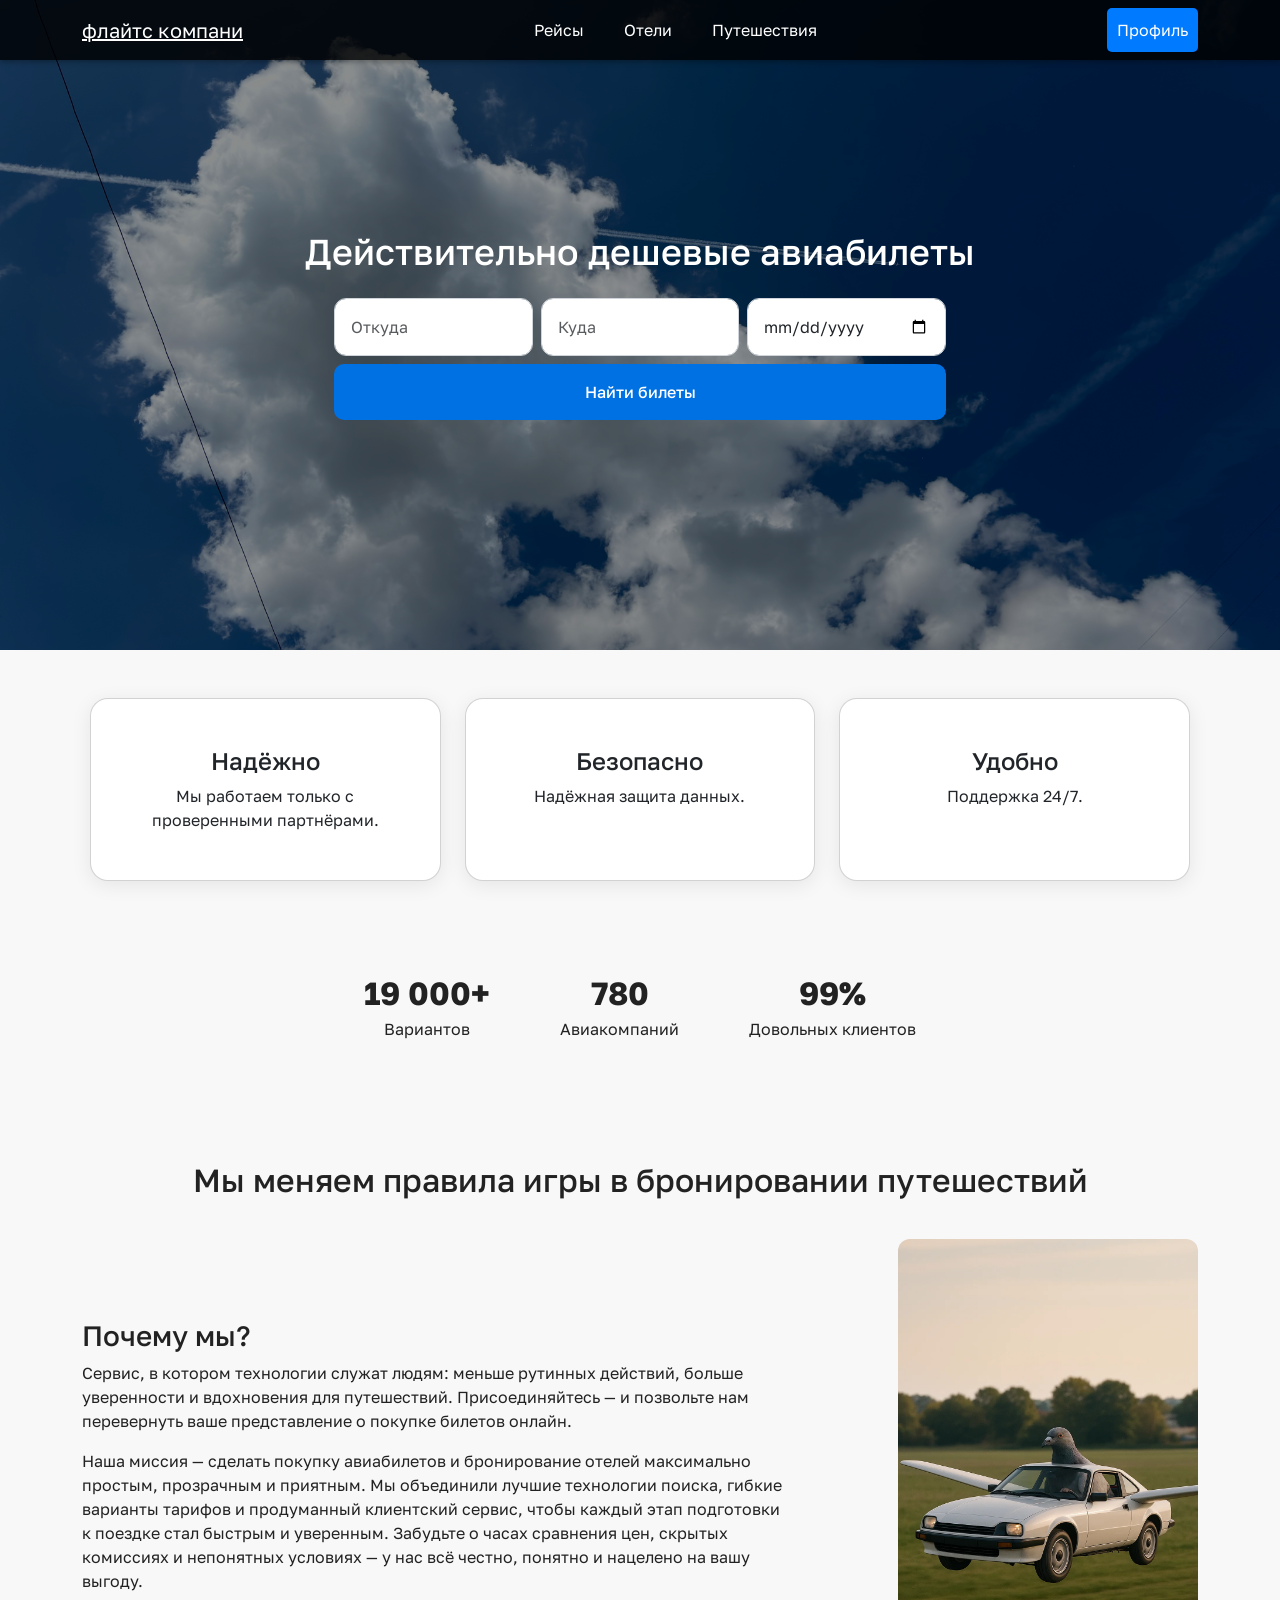
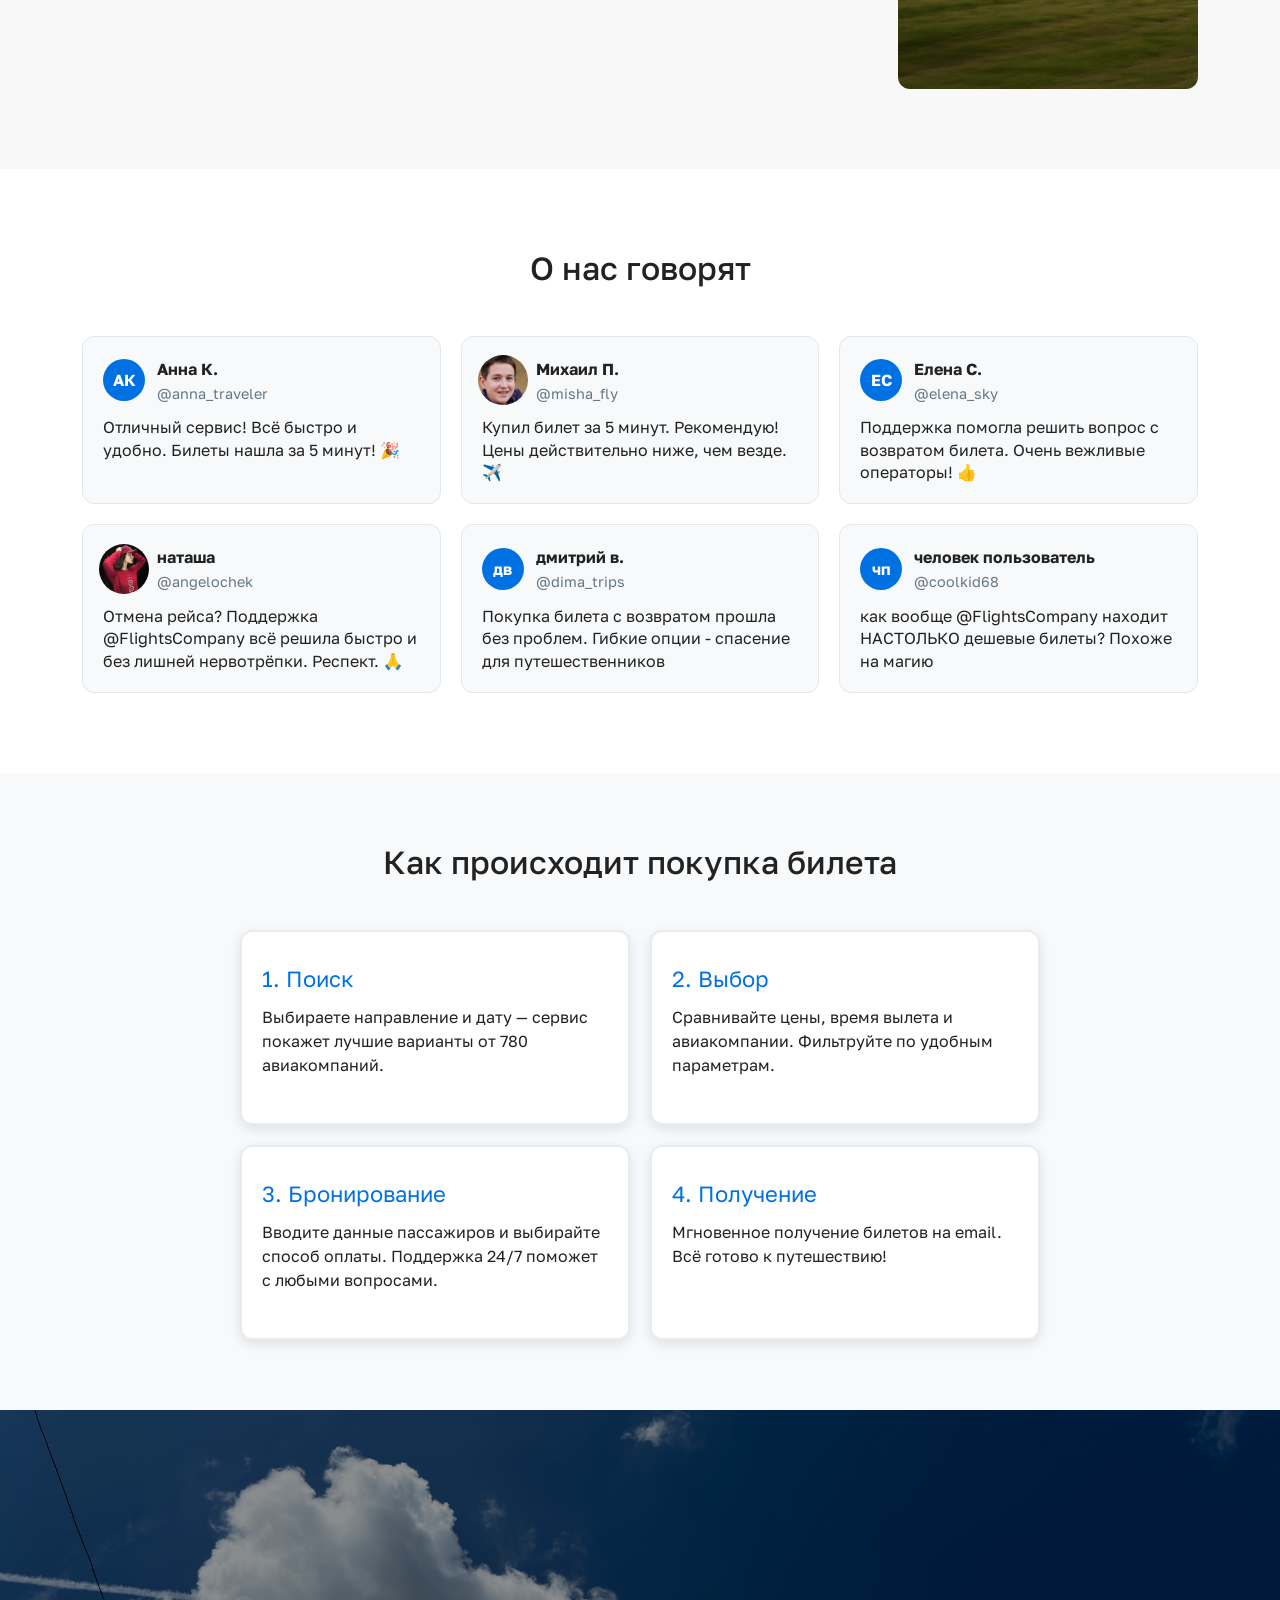
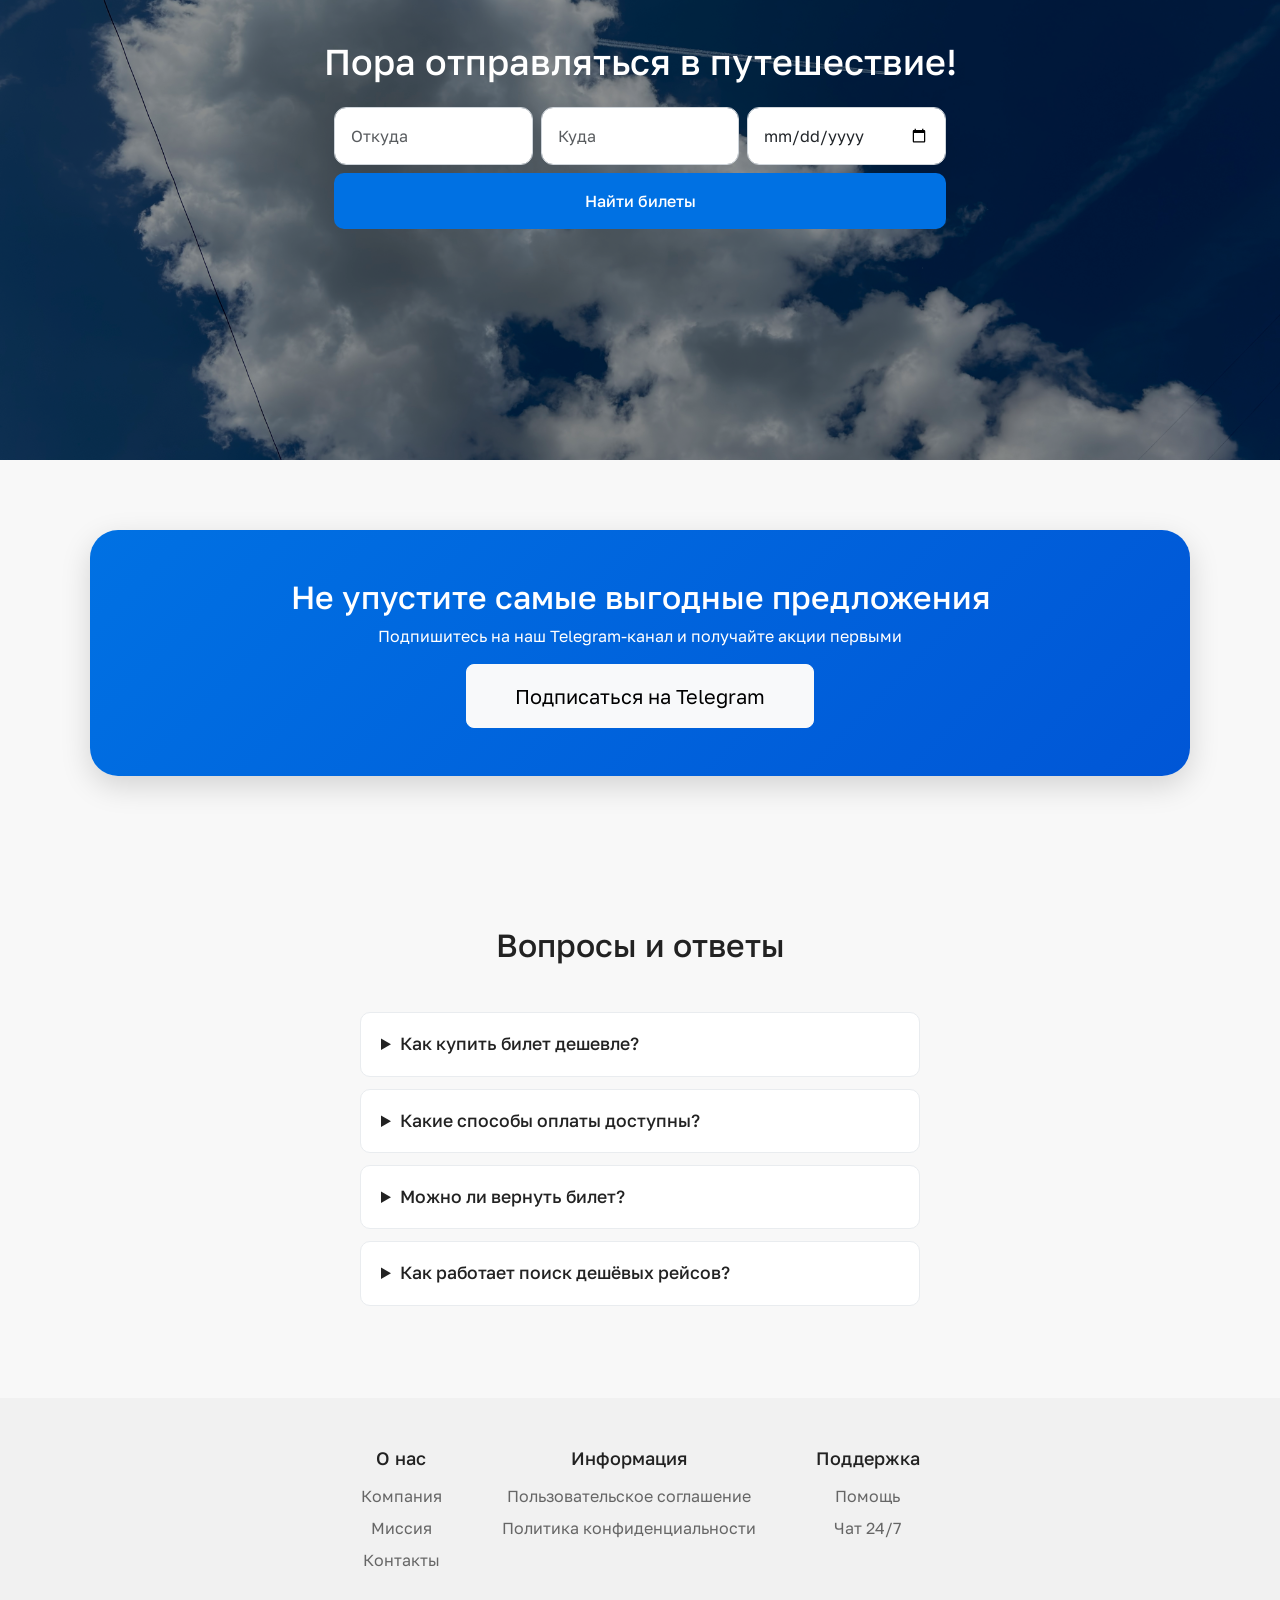
<file: index.html>
<!DOCTYPE html>
<html lang="ru">

<head>
  <meta charset="UTF-8" />
  <meta name="viewport" content="width=device-width, initial-scale=1.0" />
  <title>Дешёвые авиабилеты</title>
  <link href="https://cdn.jsdelivr.net/npm/bootstrap@5.3.2/dist/css/bootstrap.min.css" rel="stylesheet">
  <link rel="stylesheet" href="css/styles.css" />
  <link rel="preconnect" href="https://fonts.googleapis.com">
  <link rel="preconnect" href="https://fonts.gstatic.com" crossorigin>
  <link href="https://fonts.googleapis.com/css2?family=Golos+Text:wght@400;500;600;700&display=swap" rel="stylesheet">
</head>

<body>
  <header class="navbar">
    <div class="container">
      <div class="navbar-logo"><a href="index.html">флайтс компани</a></div>
      <div class="navbar-links">
        <button class="navbar-item">Рейсы</button>
        <button class="navbar-item">Отели</button>
        <button class="navbar-item">Путешествия</button>
      </div>
      <button class="navbar-item profile-button"><a href="auth.html">Профиль</a></button>
      <button class="navbar-hamburger" id="hamburger-btn">&#9776;</button>
    </div>
  </header>

  <header class="hero">
    <div class="overlay"></div>
    <div class="content">
      <h1 class="mb-4">Действительно дешевые авиабилеты</h1>
      <div class="search-box container">
        <div class="row g-2 justify-content-center">
          <div class="col-12 col-md-3">
            <input type="text" class="form-control p-3" placeholder="Откуда" />
          </div>
          <div class="col-12 col-md-3">
            <input type="text" class="form-control p-3" placeholder="Куда" />
          </div>
          <div class="col-12 col-md-3">
            <input type="date" class="form-control p-3" />
          </div>
          <div class="col-12 col-md-9">
            <button class="btn btn-primary w-100 p-3">Найти билеты</button>
          </div>
        </div>
      </div>
    </div>
  </header>

  <section class="features container py-5">
    <div class="row g-4">
      <div class="col-12 col-md-4">
        <div class="card feature-card text-center">
          <div class="card-body">
            <h4>Надёжно</h4>
            <p class="mb-0">Мы работаем только с проверенными партнёрами.</p>
          </div>
        </div>
      </div>
      <div class="col-12 col-md-4">
        <div class="card feature-card text-center">
          <div class="card-body">
            <h4>Безопасно</h4>
            <p class="mb-0">Надёжная защита данных.</p>
          </div>
        </div>
      </div>
      <div class="col-12 col-md-4">
        <div class="card feature-card text-center">
          <div class="card-body">
            <h4>Удобно</h4>
            <p class="mb-0">Поддержка 24/7.</p>
          </div>
        </div>
      </div>
    </div>
  </section>

  <section class="stats">
    <div class="stat">
      <strong>19 000+</strong>
      <span>Вариантов</span>
    </div>
    <div class="stat">
      <strong>780</strong>
      <span>Авиакомпаний</span>
    </div>
    <div class="stat">
      <strong>99%</strong>
      <span>Довольных клиентов</span>
    </div>
  </section>

  <section class="about">
    <div class="container">
      <h2>Мы меняем правила игры в бронировании путешествий</h2>
      <div class="about-block">
        <div class="about-text">
          <h3>Почему мы?</h3>
          <p>Cервис, в котором технологии служат людям: меньше рутинных действий, больше уверенности и вдохновения для
            путешествий. Присоединяйтесь — и позвольте нам перевернуть ваше представление о покупке билетов онлайн.</p>
          <p>Наша миссия — сделать покупку авиабилетов и бронирование отелей максимально простым, прозрачным и приятным.
            Мы объединили лучшие технологии поиска, гибкие варианты тарифов и продуманный клиентский сервис, чтобы
            каждый этап подготовки к поездке стал быстрым и уверенным. Забудьте о часах сравнения цен, скрытых комиссиях
            и непонятных условиях — у нас всё честно, понятно и нацелено на вашу выгоду.</p>
        </div>
        <img class="about-img" src="static/ai_pigeon.png" alt="Путешествия">
      </div>
    </div>
  </section>

  <section class="reviews">
    <div class="container">
      <h2 class="text-center mb-5">О нас говорят</h2>
      <div class="review-grid">

        <div class="review">
          <div class="review-header">
            <div class="review-avatar">АК</div>
            <div class="review-user">
              <div class="review-name">Анна К.</div>
              <div class="review-handle">@anna_traveler</div>
            </div>
          </div>
          <div class="review-content">Отличный сервис! Всё быстро и удобно. Билеты нашла за 5 минут! 🎉</div>
        </div>
        <div class="review">
          <div class="review-header">
            <div class="review-avatar">
              <img src="static/ava1.png" alt="an" />
            </div>
            <div class="review-user">
              <div class="review-name">Михаил П.</div>
              <div class="review-handle">@misha_fly</div>
            </div>
          </div>
          <div class="review-content">Купил билет за 5 минут. Рекомендую! Цены действительно ниже, чем везде. ✈️</div>
        </div>
        <div class="review">
          <div class="review-header">
            <div class="review-avatar">ЕС</div>
            <div class="review-user">
              <div class="review-name">Елена С.</div>
              <div class="review-handle">@elena_sky</div>
            </div>
          </div>
          <div class="review-content">Поддержка помогла решить вопрос с возвратом билета. Очень вежливые операторы! 👍
          </div>
        </div>
        <div class="review">
          <div class="review-header">
            <div class="review-avatar">
              <img src="static/ava2.png" alt="an" />
            </div>
            <div class="review-user">
              <div class="review-name">наташа</div>
              <div class="review-handle">@angelochek</div>
            </div>
          </div>
          <div class="review-content">Отмена рейса? Поддержка @FlightsCompany всё решила быстро и без лишней
            нервотрёпки. Респект. 🙏</div>
        </div>
        <div class="review">
          <div class="review-header">
            <div class="review-avatar">дв</div>
            <div class="review-user">
              <div class="review-name">дмитрий в.</div>
              <div class="review-handle">@dima_trips</div>
            </div>
          </div>
          <div class="review-content">Покупка билета с возвратом прошла без проблем. Гибкие опции - спасение для
            путешественников</div>
        </div>
        <div class="review">
          <div class="review-header">
            <div class="review-avatar">чп</div>
            <div class="review-user">
              <div class="review-name">человек пользователь</div>
              <div class="review-handle">@coolkid68</div>
            </div>
          </div>
          <div class="review-content">как вообще @FlightsCompany находит НАСТОЛЬКО дешевые билеты? Похоже на магию</div>
        </div>
      </div>
    </div>
  </section>

  <section class="purchase-steps">
    <div class="container">
      <h2 class="text-center mb-5">Как происходит покупка билета</h2>
      <div class="steps-container">
        <div class="steps-wrapper">
          <div class="step">
            <div class="step-number">1. Поиск</div>
            <p>Выбираете направление и дату — сервис покажет лучшие варианты от 780 авиакомпаний.</p>
          </div>
          <div class="step">
            <div class="step-number">2. Выбор</div>
            <p>Сравнивайте цены, время вылета и авиакомпании. Фильтруйте по удобным параметрам.</p>
          </div>
          <div class="step">
            <div class="step-number">3. Бронирование</div>
            <p>Вводите данные пассажиров и выбирайте способ оплаты. Поддержка 24/7 поможет с любыми вопросами.</p>
          </div>
          <div class="step">
            <div class="step-number">4. Получение</div>
            <p>Мгновенное получение билетов на email. Всё готово к путешествию!</p>
          </div>
        </div>
      </div>
    </div>
  </section>

  <section class="hero">
    <div class="overlay"></div>
    <div class="content">
      <h1 class="mb-4">Пора отправляться в путешествие!</h1>
      <div class="search-box container">
        <div class="row g-2 justify-content-center">
          <div class="col-12 col-md-3">
            <input type="text" class="form-control p-3" placeholder="Откуда" />
          </div>
          <div class="col-12 col-md-3">
            <input type="text" class="form-control p-3" placeholder="Куда" />
          </div>
          <div class="col-12 col-md-3">
            <input type="date" class="form-control p-3" />
          </div>
          <div class="col-12 col-md-9">
            <button class="btn btn-primary w-100 p-3">Найти билеты</button>
          </div>
        </div>
      </div>
    </div>
  </section>

  <section class="subscribe container">
    <div class="telegram-card text-center">
      <h2>Не упустите самые выгодные предложения</h2>
      <p>Подпишитесь на наш Telegram-канал и получайте акции первыми</p>
      <button class="btn btn-light btn-lg px-5 py-3">Подписаться на Telegram</button>
    </div>
  </section>

  <section class="faq">
    <h2 class="text-center mb-5">Вопросы и ответы</h2>
    <details>
      <summary>Как купить билет дешевле?</summary>
      <p>Следите за акциями и бронируйте заранее. Мы рекомендуем покупать билеты за 2-3 месяца до поездки.</p>
    </details>
    <details>
      <summary>Какие способы оплаты доступны?</summary>
      <p>Поддерживаем банковские карты, электронные кошельки, интернет-банкинг и криптовалюты.</p>
    </details>
    <details>
      <summary>Можно ли вернуть билет?</summary>
      <p>Возврат зависит от тарифа авиакомпании. Мы поможем оформить возврат в соответствии с правилами перевозчика.</p>
    </details>
    <details>
      <summary>Как работает поиск дешёвых рейсов?</summary>
      <p>Мы сравниваем цены у десятков авиакомпаний и систем бронирования в реальном времени.</p>
    </details>
  </section>

  <footer class="footer">
    <div class="container">
      <div class="footer-cols">
        <div class="footer-col">
          <h4>О нас</h4>
          <p>Компания</p>
          <p>Миссия</p>
          <p>Контакты</p>
        </div>
        <div class="footer-col">
          <h4>Информация</h4>
          <p>Пользовательское соглашение</p>
          <p>Политика конфиденциальности</p>
        </div>
        <div class="footer-col">
          <h4>Поддержка</h4>
          <p>Помощь</p>
          <p>Чат 24/7</p>
        </div>
      </div>
    </div>
  </footer>

</body>

</html>
</file>
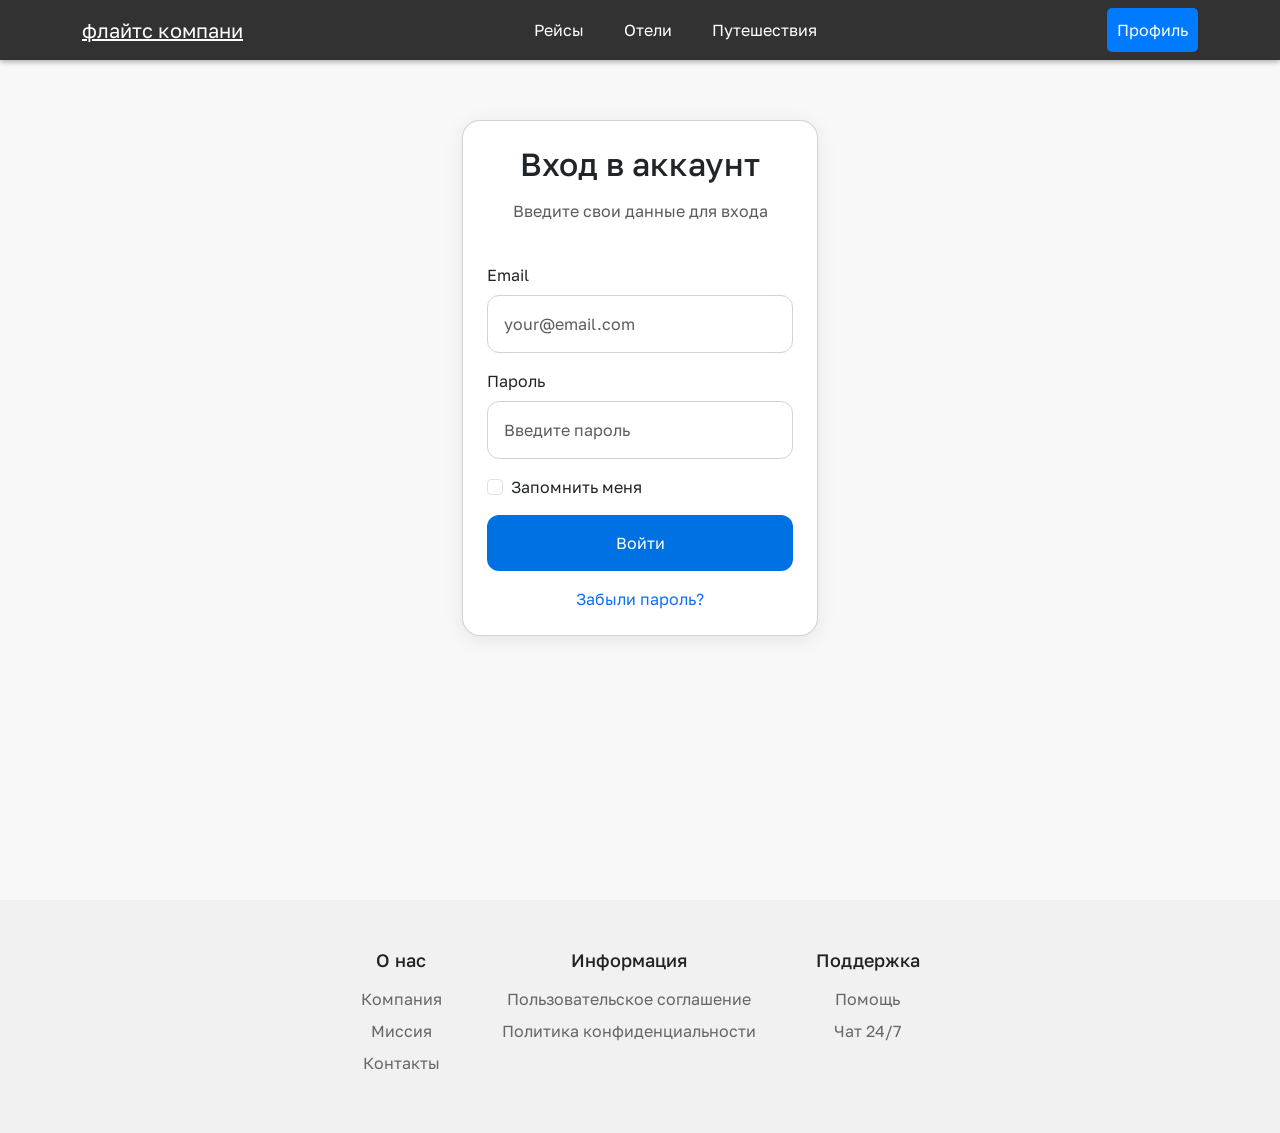
<file: auth.html>
<!DOCTYPE html>
<html lang="ru">

<head>
  <meta charset="UTF-8" />
  <meta name="viewport" content="width=device-width, initial-scale=1.0" />
  <title>Вход - Дешёвые авиабилеты</title>
  <link href="https://cdn.jsdelivr.net/npm/bootstrap@5.3.2/dist/css/bootstrap.min.css" rel="stylesheet">
  <link rel="stylesheet" href="css/styles.css" />
  <link rel="preconnect" href="https://fonts.googleapis.com">
  <link rel="preconnect" href="https://fonts.gstatic.com" crossorigin>
  <link href="https://fonts.googleapis.com/css2?family=Golos+Text:wght@400;500;600;700&display=swap" rel="stylesheet">
</head>

<body>
  <header class="navbar">
    <div class="container">
      <div class="navbar-logo"><a href="index.html">флайтс компани</a></div>
      <div class="navbar-links">
        <button class="navbar-item">Рейсы</button>
        <button class="navbar-item">Отели</button>
        <button class="navbar-item">Путешествия</button>
      </div>
      <button class="navbar-item profile-button">Профиль</button>
      <button class="navbar-hamburger" id="hamburger-btn">&#9776;</button>
    </div>
  </header>

  <main class="auth-section" style="padding: 120px 20px 80px; background: #f8f8f8; min-height: 100vh;">
    <div class="container">
      <div class="row justify-content-center">
        <div class="col-12 col-md-6 col-lg-4">
          <div class="card feature-card p-4">
            <div class="text-center mb-4">
              <h2 class="mb-3">Вход в аккаунт</h2>
              <p class="text-muted">Введите свои данные для входа</p>
            </div>

            <form>
              <div class="mb-3">
                <label for="email" class="form-label">Email</label>
                <input type="email" class="form-control p-3" id="email" placeholder="your@email.com" required>
              </div>

              <div class="mb-3">
                <label for="password" class="form-label">Пароль</label>
                <input type="password" class="form-control p-3" id="password" placeholder="Введите пароль" required>
              </div>

              <div class="mb-3 form-check">
                <input type="checkbox" class="form-check-input" id="remember">
                <label class="form-check-label" for="remember">Запомнить меня</label>
              </div>

              <button type="submit" class="btn btn-primary w-100 p-3 mb-3"><a href="profile.html">Войти</a></button>

              <div class="text-center">
                <a href="#" class="text-decoration-none">Забыли пароль?</a>
              </div>
            </form>
          </div>
        </div>
      </div>
    </div>
  </main>

  <footer class="footer">
    <div class="container">
      <div class="footer-cols">
        <div class="footer-col">
          <h4>О нас</h4>
          <p>Компания</p>
          <p>Миссия</p>
          <p>Контакты</p>
        </div>
        <div class="footer-col">
          <h4>Информация</h4>
          <p>Пользовательское соглашение</p>
          <p>Политика конфиденциальности</p>
        </div>
        <div class="footer-col">
          <h4>Поддержка</h4>
          <p>Помощь</p>
          <p>Чат 24/7</p>
        </div>
      </div>
    </div>
  </footer>

</body>

</html>
</file>
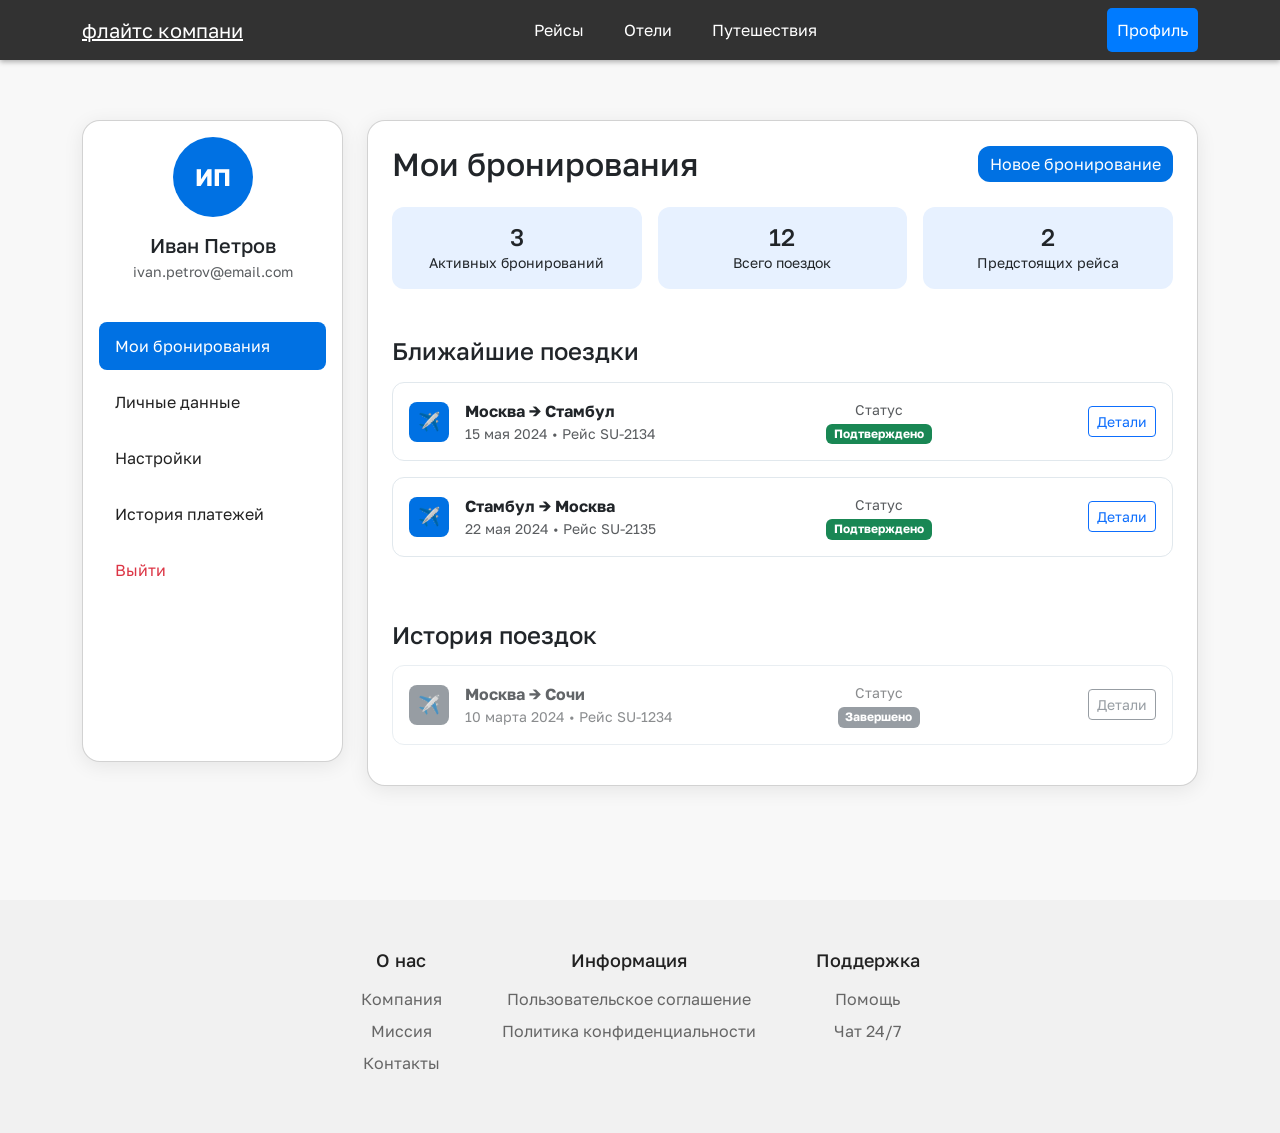
<file: profile.html>
<!DOCTYPE html>
<html lang="ru">

<head>
  <meta charset="UTF-8" />
  <meta name="viewport" content="width=device-width, initial-scale=1.0" />
  <title>Личный кабинет - Дешёвые авиабилеты</title>
  <link href="https://cdn.jsdelivr.net/npm/bootstrap@5.3.2/dist/css/bootstrap.min.css" rel="stylesheet">
  <link rel="stylesheet" href="css/styles.css" />
  <link rel="stylesheet" href="css/profile.css" />
  <link rel="preconnect" href="https://fonts.googleapis.com">
  <link rel="preconnect" href="https://fonts.gstatic.com" crossorigin>
  <link href="https://fonts.googleapis.com/css2?family=Golos+Text:wght@400;500;600;700&display=swap" rel="stylesheet">
</head>

<body>
  <header class="navbar">
    <div class="container">
      <div class="navbar-logo"><a href="index.html">флайтс компани</a></div>
      <div class="navbar-links">
        <button class="navbar-item">Рейсы</button>
        <button class="navbar-item">Отели</button>
        <button class="navbar-item">Путешествия</button>
      </div>
      <button class="navbar-item profile-button">Профиль</button>
      <button class="navbar-hamburger" id="hamburger-btn">&#9776;</button>
    </div>
  </header>

  <main class="profile-section">
    <div class="container">
      <div class="row">
        <!-- Боковая панель -->
        <div class="col-12 col-md-4 col-lg-3 mb-4">
          <div class="card feature-card p-3">
            <div class="text-center mb-4">
              <div class="profile-avatar mx-auto mb-3">
                ИП
              </div>
              <h5 class="mb-1">Иван Петров</h5>
              <p class="text-muted small">ivan.petrov@email.com</p>
            </div>

            <nav class="profile-nav">
              <a href="#" class="profile-nav-item active">Мои бронирования</a>
              <a href="#" class="profile-nav-item">Личные данные</a>
              <a href="#" class="profile-nav-item">Настройки</a>
              <a href="#" class="profile-nav-item">История платежей</a>
              <a href="#" class="profile-nav-item text-danger">Выйти</a>
            </nav>
          </div>
        </div>

        <!-- Основной контент -->
        <div class="col-12 col-md-8 col-lg-9">
          <div class="card feature-card p-4">
            <div class="d-flex justify-content-between align-items-center mb-4">
              <h2 class="mb-0">Мои бронирования</h2>
              <button class="btn btn-primary">Новое бронирование</button>
            </div>

            <!-- Статистика -->
            <div class="row g-3 mb-5">
              <div class="col-12 col-sm-4">
                <div class="stat-card text-center p-3">
                  <strong class="h4">3</strong>
                  <p class="mb-0 small">Активных бронирований</p>
                </div>
              </div>
              <div class="col-12 col-sm-4">
                <div class="stat-card text-center p-3">
                  <strong class="h4">12</strong>
                  <p class="mb-0 small">Всего поездок</p>
                </div>
              </div>
              <div class="col-12 col-sm-4">
                <div class="stat-card text-center p-3">
                  <strong class="h4">2</strong>
                  <p class="mb-0 small">Предстоящих рейса</p>
                </div>
              </div>
            </div>

            <!-- Ближайшие поездки -->
            <h4 class="mb-3">Ближайшие поездки</h4>
            <div class="booking-list">
              <!-- Бронирование 1 -->
              <div class="booking-card p-3 mb-3">
                <div class="row align-items-center">
                  <div class="col-12 col-md-6">
                    <div class="d-flex align-items-center">
                      <div class="flight-icon me-3">
                        ✈️
                      </div>
                      <div>
                        <strong>Москва → Стамбул</strong>
                        <div class="small text-muted">15 мая 2024 • Рейс SU-2134</div>
                      </div>
                    </div>
                  </div>
                  <div class="col-12 col-md-3">
                    <div class="text-md-center">
                      <div class="small text-muted">Статус</div>
                      <span class="badge bg-success">Подтверждено</span>
                    </div>
                  </div>
                  <div class="col-12 col-md-3 text-md-end">
                    <button class="btn btn-outline-primary btn-sm mt-2 mt-md-0">Детали</button>
                  </div>
                </div>
              </div>

              <!-- Бронирование 2 -->
              <div class="booking-card p-3 mb-3">
                <div class="row align-items-center">
                  <div class="col-12 col-md-6">
                    <div class="d-flex align-items-center">
                      <div class="flight-icon me-3">
                        ✈️
                      </div>
                      <div>
                        <strong>Стамбул → Москва</strong>
                        <div class="small text-muted">22 мая 2024 • Рейс SU-2135</div>
                      </div>
                    </div>
                  </div>
                  <div class="col-12 col-md-3">
                    <div class="text-md-center">
                      <div class="small text-muted">Статус</div>
                      <span class="badge bg-success">Подтверждено</span>
                    </div>
                  </div>
                  <div class="col-12 col-md-3 text-md-end">
                    <button class="btn btn-outline-primary btn-sm mt-2 mt-md-0">Детали</button>
                  </div>
                </div>
              </div>
            </div>

            <!-- История поездок -->
            <h4 class="mb-3 mt-5">История поездок</h4>
            <div class="booking-list">
              <div class="booking-card p-3 mb-3 completed">
                <div class="row align-items-center">
                  <div class="col-12 col-md-6">
                    <div class="d-flex align-items-center">
                      <div class="flight-icon me-3 completed">
                        ✈️
                      </div>
                      <div>
                        <strong>Москва → Сочи</strong>
                        <div class="small text-muted">10 марта 2024 • Рейс SU-1234</div>
                      </div>
                    </div>
                  </div>
                  <div class="col-12 col-md-3">
                    <div class="text-md-center">
                      <div class="small text-muted">Статус</div>
                      <span class="badge bg-secondary">Завершено</span>
                    </div>
                  </div>
                  <div class="col-12 col-md-3 text-md-end">
                    <button class="btn btn-outline-secondary btn-sm mt-2 mt-md-0">Детали</button>
                  </div>
                </div>
              </div>
            </div>
          </div>
        </div>
      </div>
    </div>
  </main>

  <footer class="footer">
    <div class="container">
      <div class="footer-cols">
        <div class="footer-col">
          <h4>О нас</h4>
          <p>Компания</p>
          <p>Миссия</p>
          <p>Контакты</p>
        </div>
        <div class="footer-col">
          <h4>Информация</h4>
          <p>Пользовательское соглашение</p>
          <p>Политика конфиденциальности</p>
        </div>
        <div class="footer-col">
          <h4>Поддержка</h4>
          <p>Помощь</p>
          <p>Чат 24/7</p>
        </div>
      </div>
    </div>
  </footer>

</body>

</html>
</file>
<file: css/styles.css>
* {
    margin: 0;
    padding: 0;
    box-sizing: border-box;
}

body {
    font-family: "Golos Text", sans-serif;
    background: #f8f8f8;
    color: #222;
    line-height: 1.5;
    margin: 0;
}

/*========= HEADER ========*/
.navbar {
    position: fixed; 
    top: 0; 
    left: 0; 
    right: 0; 
    background: rgba(0, 0, 0, 0.8); 
    box-shadow: 0 2px 5px rgba(0, 0, 0, 0.3); 
    z-index: 1000; 
    display: flex;
    align-items: center; 
}

.navbar-logo a{
    color: #ffffff; 
    font-size: 20px; 
}

.navbar-links {
    display: flex; 
    gap: 20px; 
}

.navbar-item {
    background: transparent; 
    color: #ffffff; 
    border: none;
    padding: 10px 10px; 
    font-size: 16px; 
    border-radius: 5px; 
}

.navbar-item:hover {
    background: rgba(255, 255, 255, 0.2); 
}

.profile-button {
    background: #007bff; 
    color: #ffffff;
}
.profile-button a{
    color: #ffffff;
    text-decoration: none;
}

.navbar-hamburger {
    display: none; 
    font-size: 24px; 
    background: none; 
    border: none; 
    color: #ffffff; 
}


@media (max-width: 768px) {
    .navbar-links {
        display: none; 
    }

    .profile-button {
        display: none; 
    }

    .navbar-hamburger {
        display: block; 
    }
}

/*========= HERO ==========*/
.hero {
    position: relative;
    height: 650px;
    background: url("../static/clouds.png") center/cover no-repeat;
    display: flex;
    align-items: center;
    justify-content: center;
    text-align: center;
}

.hero .overlay {
    position: absolute;
    inset: 0;
    background: rgba(0,0,0,0.45);
}

.hero .content {
    position: relative;
    z-index: 2;
    max-width: 900px;
    padding: 20px;
    color: #fff;
}

.hero h1 {
    font-size: 36px;
    margin-bottom: 25px;
}

.search-box input {
    padding: 14px 16px;
    border-radius: 10px;
    border: none;
}

.search-box button {
    padding: 14px 25px;
    background: #0071e3;
    border-radius: 10px;
    border: none;
    color: #fff;
    cursor: pointer;
    font-weight: 500;
}

/*========= FEATURES ==========*/
.features {
    padding: 60px 20px;
    background: #f8f8f8;
}

.feature-card {
    border-radius: 18px;
    box-shadow: 0 4px 20px rgba(0,0,0,0.08);
    padding: 2rem 1rem;
    height: 100%;
}

/*========= STATS ==========*/
.stats {
    display: flex;
    justify-content: center;
    gap: 40px;
    padding: 40px 20px;
    flex-wrap: wrap;
}

.stat {
    text-align: center;
    padding: 0 15px;
}

.stat strong {
    font-size: 32px;
    display: block;
}

/*========= ABOUT ==========*/
.about {
    padding: 80px 20px;
    text-align: center;
}

.about-block {
    display: flex;
    justify-content: space-between;
    gap: 40px;
    margin-top: 40px;
    flex-wrap: wrap;
    align-items: center;
}

.about-img {
    border-radius: 12px;
    max-width: 300px;
    width: 100%;
    height: auto;
    flex: 0 0 auto;
}

.about-text {
    max-width: 700px;
    text-align: left;
    flex: 1;
    margin-right: 20px;
}

/*========= REVIEWS ==========*/
.reviews {
    padding: 80px 20px;
    background: #fff;
}

.review-grid {
    display: grid;
    gap: 20px;
    grid-template-columns: repeat(auto-fit, minmax(280px, 1fr));
    margin-top: 30px;
}

.review {
    background: #f8f9fa;
    padding: 20px;
    border-radius: 12px;
    border: 1px solid #e1e8ed;
    transition: transform 0.2s;
}

.review:hover {
    transform: translateY(-2px);
}

.review-header {
    display: flex;
    align-items: center;
    margin-bottom: 12px;
}

.review-avatar {
    width: 42px;
    height: 42px;
    border-radius: 50%;
    margin-right: 12px;
    background: #0071e3;
    display: flex;
    align-items: center;
    justify-content: center;
    color: white;
    font-weight: bold;
}

.review-avatar img {
    width: 50px;
    height: 50px;
    border-radius: 50%;
    object-fit: cover;
}

.review-user {
    flex: 1;
}

.review-name {
    font-weight: bold;
    margin-bottom: 2px;
}

.review-handle {
    color: #657786;
    font-size: 0.9em;
}

.review-content {
    line-height: 1.4;
}

/*========= PURCHASE STEPS ==========*/
.purchase-steps {
    padding: 70px 20px;
    text-align: center;
    background: #f8f9fa;
}

.steps-container {
    max-width: 800px;
    margin: 0 auto;
}

.steps-wrapper {
    display: grid;
    gap: 20px;
    grid-template-columns: repeat(auto-fit, minmax(280px, 1fr));
}

.step {
    background: #fff;
    padding: 30px 20px;
    border-radius: 12px;
    box-shadow: 0 4px 12px rgba(0, 0, 0, 0.1);
    border: 2px solid #e9ecef;
    text-align: left;
}

.step-number {
    font-size: 22px;
    color: #0071e3;
    margin-bottom: 10px;
}
/*========= SUBSCRIBE ==========*/
.subscribe {
    padding: 70px 20px;
    color: #ffffff;
}

.telegram-card {
    background: linear-gradient(135deg, #0071e3, #0056d6);
    border-radius: 28px;
    box-shadow: 0 10px 30px rgba(0,0,0,0.15);
    padding: 3rem 2rem;
}

/*========= FAQ ==========*/
.faq {
    padding: 80px 20px;
    max-width: 600px;
    margin: auto;
    background: #f8f8f8;
}

.faq details {
    background: #ffffff;
    padding: 18px 20px;
    border-radius: 10px;
    margin-bottom: 12px;
    cursor: pointer;
    border: 1px solid #e9ecef;
}

.faq summary {
    font-weight: 500;
    font-size: 1.1em;
}

.faq p {
    margin-top: 10px;
    color: #495057;
}

/*========= FOOTER ==========*/
.footer {
    background: #f1f1f1;
    padding: 50px 20px;
}

.footer-cols {
    display: flex;
    justify-content: center;
    gap: 60px;
    flex-wrap: wrap;
    text-align: center;
}

.footer-col h4 {
    margin-bottom: 15px;
    font-size: 18px;
}

.footer-col p {
    margin-bottom: 8px;
    color: #666;
}

/*========= RESPONSIVE ==========*/
@media (max-width: 768px) {
    .hero {
        height: 450px;
    }
    
    .hero h1 {
        font-size: 28px;
    }
    
    .stats {
        gap: 20px;
    }
    
    .stat strong {
        font-size: 28px;
    }
    
    .footer-cols {
        gap: 40px;
    }
    
    .step {
        min-width: 250px;
    }
}

@media (max-width: 576px) {
    .hero {
        height: 500px;
    }
    
    .hero h1 {
        font-size: 24px;
    }
    
    .stats {
        flex-direction: column;
        gap: 30px;
    }
    
    .footer-cols {
        flex-direction: column;
        gap: 30px;
    }
    
    .feature-card {
        margin-bottom: 20px;
    }
}

.btn-primary {
    background: #0071e3 !important;
    border-radius: 12px;
    border: none;
}
.btn-primary a {
    color: #ffffff;
    text-decoration: none;
}

input.form-control {
    border-radius: 12px;
    border: 1px solid #ced4da;
}
</file>
<file: css/profile.css>
.profile-section {
    padding: 120px 20px 80px;
    background: #f8f8f8;
    min-height: 100vh;
}

.profile-avatar {
    width: 80px;
    height: 80px;
    background: #0071e3;
    border-radius: 50%;
    display: flex;
    align-items: center;
    justify-content: center;
    color: white;
    font-size: 24px;
    font-weight: bold;
}

.profile-nav {
    display: flex;
    flex-direction: column;
    gap: 8px;
}

.profile-nav-item {
    padding: 12px 16px;
    text-decoration: none;
    color: #222;
    border-radius: 8px;
    transition: all 0.2s;
}

.profile-nav-item:hover {
    background: #e7f1ff;
    color: #0071e3;
}

.profile-nav-item.active {
    background: #0071e3;
    color: white;
}

.profile-nav-item.text-danger:hover {
    background: #ffe7e7;
    color: #dc3545;
}

.stat-card {
    background: #e7f1ff;
    border-radius: 12px;
}

.booking-card {
    border: 1px solid #e1e8ed;
    border-radius: 12px;
    transition: transform 0.2s, box-shadow 0.2s;
}

.booking-card:hover {
    transform: translateY(-2px);
    box-shadow: 0 4px 12px rgba(0, 0, 0, 0.1);
}

.booking-card.completed {
    opacity: 0.7;
}

.flight-icon {
    width: 40px;
    height: 40px;
    background: #0071e3;
    border-radius: 8px;
    display: flex;
    align-items: center;
    justify-content: center;
    color: white;
    font-size: 18px;
}

.flight-icon.completed {
    background: #6c757d;
}

/* Адаптивность */
@media (max-width: 768px) {
    .profile-section {
        padding: 100px 15px 60px;
    }
    
    .profile-avatar {
        width: 60px;
        height: 60px;
        font-size: 20px;
    }
    
    .booking-card {
        margin-bottom: 15px;
    }
}
</file>
